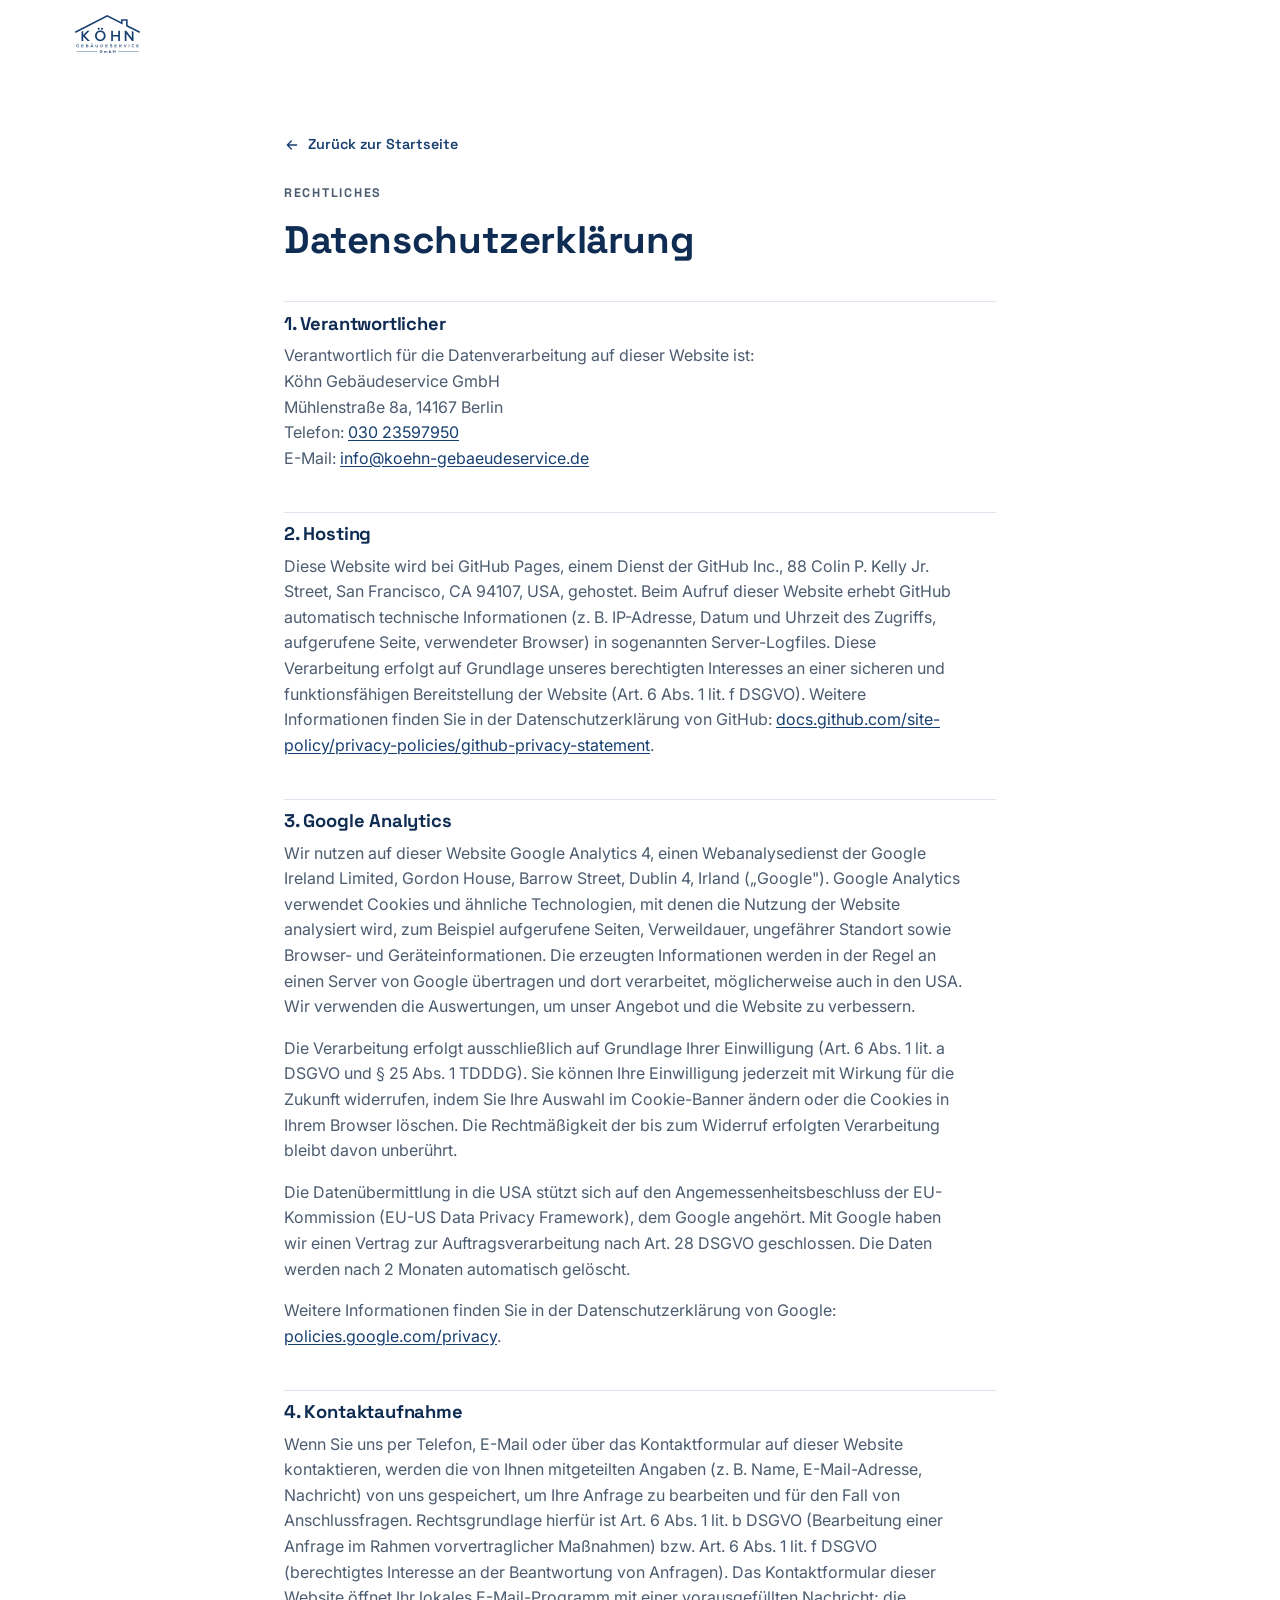
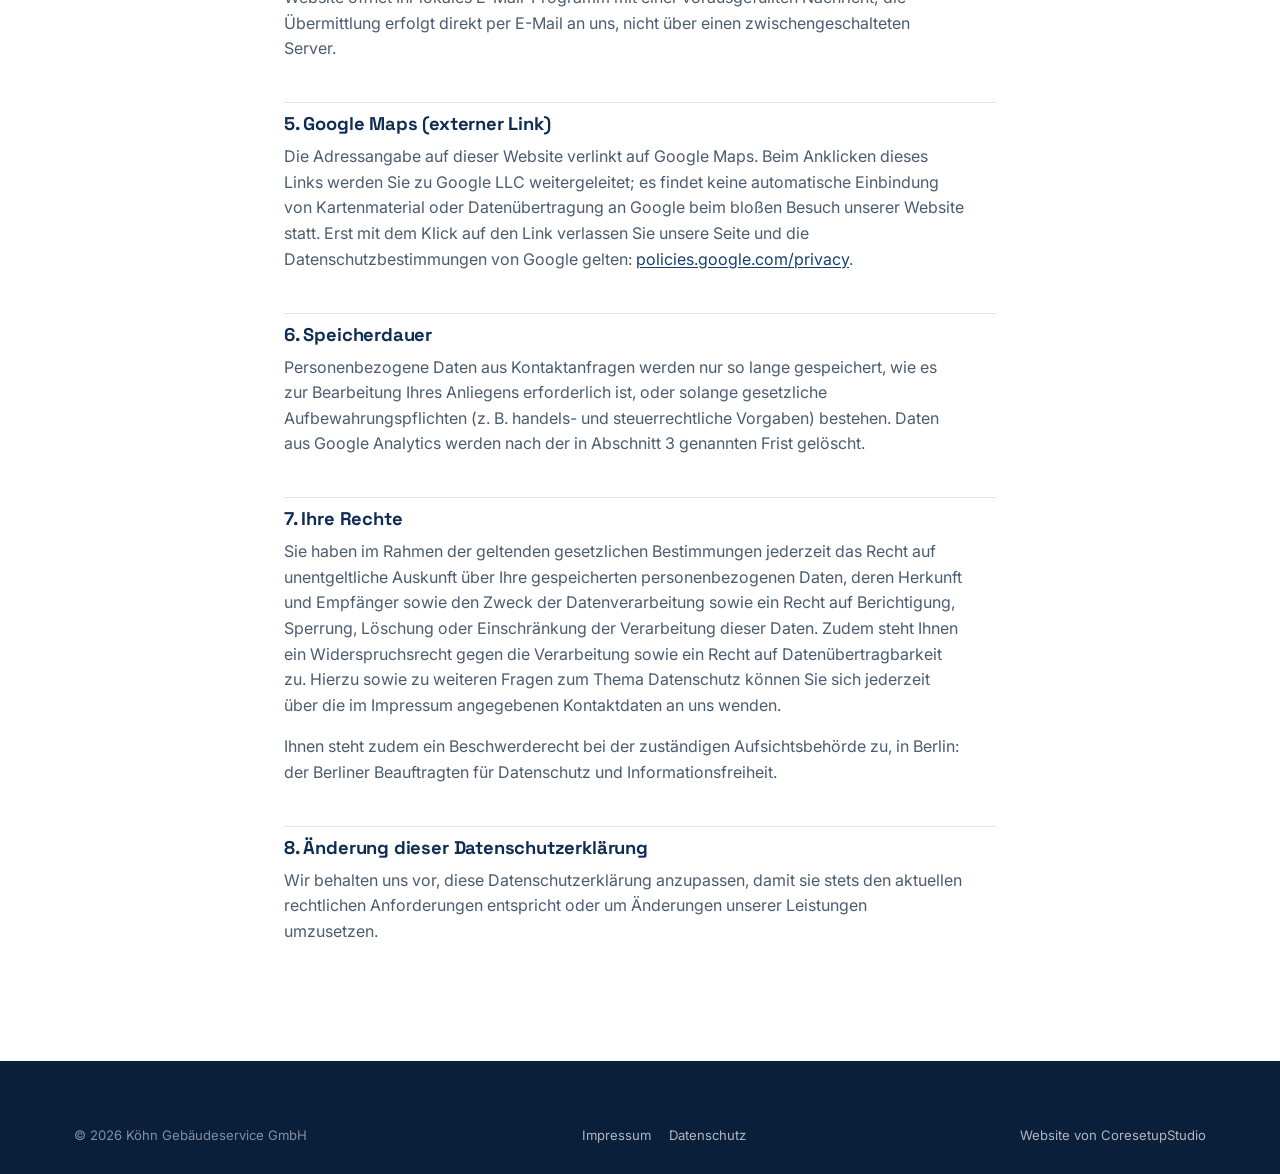
<file: datenschutz.html>
<!DOCTYPE html>
<html lang="de">
<head>
<!-- Google tag (gtag.js) -->
<script async src="https://www.googletagmanager.com/gtag/js?id=G-GXRY09WQW8"></script>
<script>
  window.dataLayer = window.dataLayer || [];
  function gtag(){dataLayer.push(arguments);}
  gtag('js', new Date());

  gtag('config', 'G-GXRY09WQW8');
</script>
<meta charset="UTF-8">
<meta name="viewport" content="width=device-width, initial-scale=1.0">
<meta property="og:image" content="https://www.koehn-gebaeudeservice.de/assets/og-image.jpg">
<title>Datenschutzerklärung — Köhn Gebäudeservice GmbH</title>
<meta name="robots" content="noindex, follow">
<link rel="icon" type="image/png" href="assets/favicon-32.png">
<link rel="stylesheet" href="styles.css">
</head>
<body>

<header class="site-header">
  <div class="site-header__inner">
    <a href="index.html" class="brand">
      <img src="assets/logo.svg" alt="Köhn Gebäudeservice GmbH" width="220" height="130" style="height:40px;width:auto;">
    </a>
  </div>
</header>

<main>
  <div class="legal">
    <a href="index.html" class="back-link">
      <svg width="16" height="16" viewBox="0 0 24 24" fill="none" stroke="currentColor" stroke-width="2" stroke-linecap="round" stroke-linejoin="round"><path d="M5 12h14M13 6l6 6-6 6"></path></svg>
      Zurück zur Startseite
    </a>

    <p class="eyebrow">Rechtliches</p>
    <h1>Datenschutzerklärung</h1>

    <h2>1. Verantwortlicher</h2>
    <p>
      Verantwortlich für die Datenverarbeitung auf dieser Website ist:<br>
      Köhn Gebäudeservice GmbH<br>
      Mühlenstraße 8a, 14167 Berlin<br>
      Telefon: <a href="tel:+493023597950">030 23597950</a><br>
      E-Mail: <a href="mailto:info@koehn-gebaeudeservice.de">info@koehn-gebaeudeservice.de</a>
    </p>

    <h2>2. Hosting</h2>
    <p>Diese Website wird bei GitHub Pages, einem Dienst der GitHub Inc., 88 Colin P. Kelly Jr. Street, San Francisco, CA 94107, USA, gehostet. Beim Aufruf dieser Website erhebt GitHub automatisch technische Informationen (z. B. IP-Adresse, Datum und Uhrzeit des Zugriffs, aufgerufene Seite, verwendeter Browser) in sogenannten Server-Logfiles. Diese Verarbeitung erfolgt auf Grundlage unseres berechtigten Interesses an einer sicheren und funktionsfähigen Bereitstellung der Website (Art. 6 Abs. 1 lit. f DSGVO). Weitere Informationen finden Sie in der Datenschutzerklärung von GitHub: <a href="https://docs.github.com/site-policy/privacy-policies/github-privacy-statement" target="_blank" rel="noopener">docs.github.com/site-policy/privacy-policies/github-privacy-statement</a>.</p>

    <h2>3. Google Analytics</h2>
    <p>Wir nutzen auf dieser Website Google Analytics 4, einen Webanalysedienst der Google Ireland Limited, Gordon House, Barrow Street, Dublin 4, Irland („Google"). Google Analytics verwendet Cookies und ähnliche Technologien, mit denen die Nutzung der Website analysiert wird, zum Beispiel aufgerufene Seiten, Verweildauer, ungefährer Standort sowie Browser- und Geräteinformationen. Die erzeugten Informationen werden in der Regel an einen Server von Google übertragen und dort verarbeitet, möglicherweise auch in den USA. Wir verwenden die Auswertungen, um unser Angebot und die Website zu verbessern.</p>
    <p>Die Verarbeitung erfolgt ausschließlich auf Grundlage Ihrer Einwilligung (Art. 6 Abs. 1 lit. a DSGVO und § 25 Abs. 1 TDDDG). Sie können Ihre Einwilligung jederzeit mit Wirkung für die Zukunft widerrufen, indem Sie Ihre Auswahl im Cookie-Banner ändern oder die Cookies in Ihrem Browser löschen. Die Rechtmäßigkeit der bis zum Widerruf erfolgten Verarbeitung bleibt davon unberührt.</p>
    <p>Die Datenübermittlung in die USA stützt sich auf den Angemessenheitsbeschluss der EU-Kommission (EU-US Data Privacy Framework), dem Google angehört. Mit Google haben wir einen Vertrag zur Auftragsverarbeitung nach Art. 28 DSGVO geschlossen. Die Daten werden nach 2 Monaten automatisch gelöscht.</p>
    <p>Weitere Informationen finden Sie in der Datenschutzerklärung von Google: <a href="https://policies.google.com/privacy" target="_blank" rel="noopener">policies.google.com/privacy</a>.</p>

    <h2>4. Kontaktaufnahme</h2>
    <p>Wenn Sie uns per Telefon, E-Mail oder über das Kontaktformular auf dieser Website kontaktieren, werden die von Ihnen mitgeteilten Angaben (z. B. Name, E-Mail-Adresse, Nachricht) von uns gespeichert, um Ihre Anfrage zu bearbeiten und für den Fall von Anschlussfragen. Rechtsgrundlage hierfür ist Art. 6 Abs. 1 lit. b DSGVO (Bearbeitung einer Anfrage im Rahmen vorvertraglicher Maßnahmen) bzw. Art. 6 Abs. 1 lit. f DSGVO (berechtigtes Interesse an der Beantwortung von Anfragen). Das Kontaktformular dieser Website öffnet Ihr lokales E-Mail-Programm mit einer vorausgefüllten Nachricht; die Übermittlung erfolgt direkt per E-Mail an uns, nicht über einen zwischengeschalteten Server.</p>

    <h2>5. Google Maps (externer Link)</h2>
    <p>Die Adressangabe auf dieser Website verlinkt auf Google Maps. Beim Anklicken dieses Links werden Sie zu Google LLC weitergeleitet; es findet keine automatische Einbindung von Kartenmaterial oder Datenübertragung an Google beim bloßen Besuch unserer Website statt. Erst mit dem Klick auf den Link verlassen Sie unsere Seite und die Datenschutzbestimmungen von Google gelten: <a href="https://policies.google.com/privacy" target="_blank" rel="noopener">policies.google.com/privacy</a>.</p>

    <h2>6. Speicherdauer</h2>
    <p>Personenbezogene Daten aus Kontaktanfragen werden nur so lange gespeichert, wie es zur Bearbeitung Ihres Anliegens erforderlich ist, oder solange gesetzliche Aufbewahrungspflichten (z. B. handels- und steuerrechtliche Vorgaben) bestehen. Daten aus Google Analytics werden nach der in Abschnitt 3 genannten Frist gelöscht.</p>

    <h2>7. Ihre Rechte</h2>
    <p>Sie haben im Rahmen der geltenden gesetzlichen Bestimmungen jederzeit das Recht auf unentgeltliche Auskunft über Ihre gespeicherten personenbezogenen Daten, deren Herkunft und Empfänger sowie den Zweck der Datenverarbeitung sowie ein Recht auf Berichtigung, Sperrung, Löschung oder Einschränkung der Verarbeitung dieser Daten. Zudem steht Ihnen ein Widerspruchsrecht gegen die Verarbeitung sowie ein Recht auf Datenübertragbarkeit zu. Hierzu sowie zu weiteren Fragen zum Thema Datenschutz können Sie sich jederzeit über die im Impressum angegebenen Kontaktdaten an uns wenden.</p>
    <p>Ihnen steht zudem ein Beschwerderecht bei der zuständigen Aufsichtsbehörde zu, in Berlin: der Berliner Beauftragten für Datenschutz und Informationsfreiheit.</p>

    <h2>8. Änderung dieser Datenschutzerklärung</h2>
    <p>Wir behalten uns vor, diese Datenschutzerklärung anzupassen, damit sie stets den aktuellen rechtlichen Anforderungen entspricht oder um Änderungen unserer Leistungen umzusetzen.</p>

  </div>
</main>

<footer class="site-footer">
  <div class="container">
    <div class="footer-bottom" style="border-top:none; padding-top:0;">
      <span>© <span id="year">2026</span> Köhn Gebäudeservice GmbH</span>
      <span style="display:flex; gap:18px;">
        <a href="impressum.html">Impressum</a>
        <a href="datenschutz.html">Datenschutz</a>
      </span>
      <a href="https://coresetup.studio" target="_blank" rel="noopener">Website von CoresetupStudio</a>
    </div>
  </div>
</footer>

<script>document.getElementById('year').textContent = new Date().getFullYear();</script>
</body>
</html>
</file>
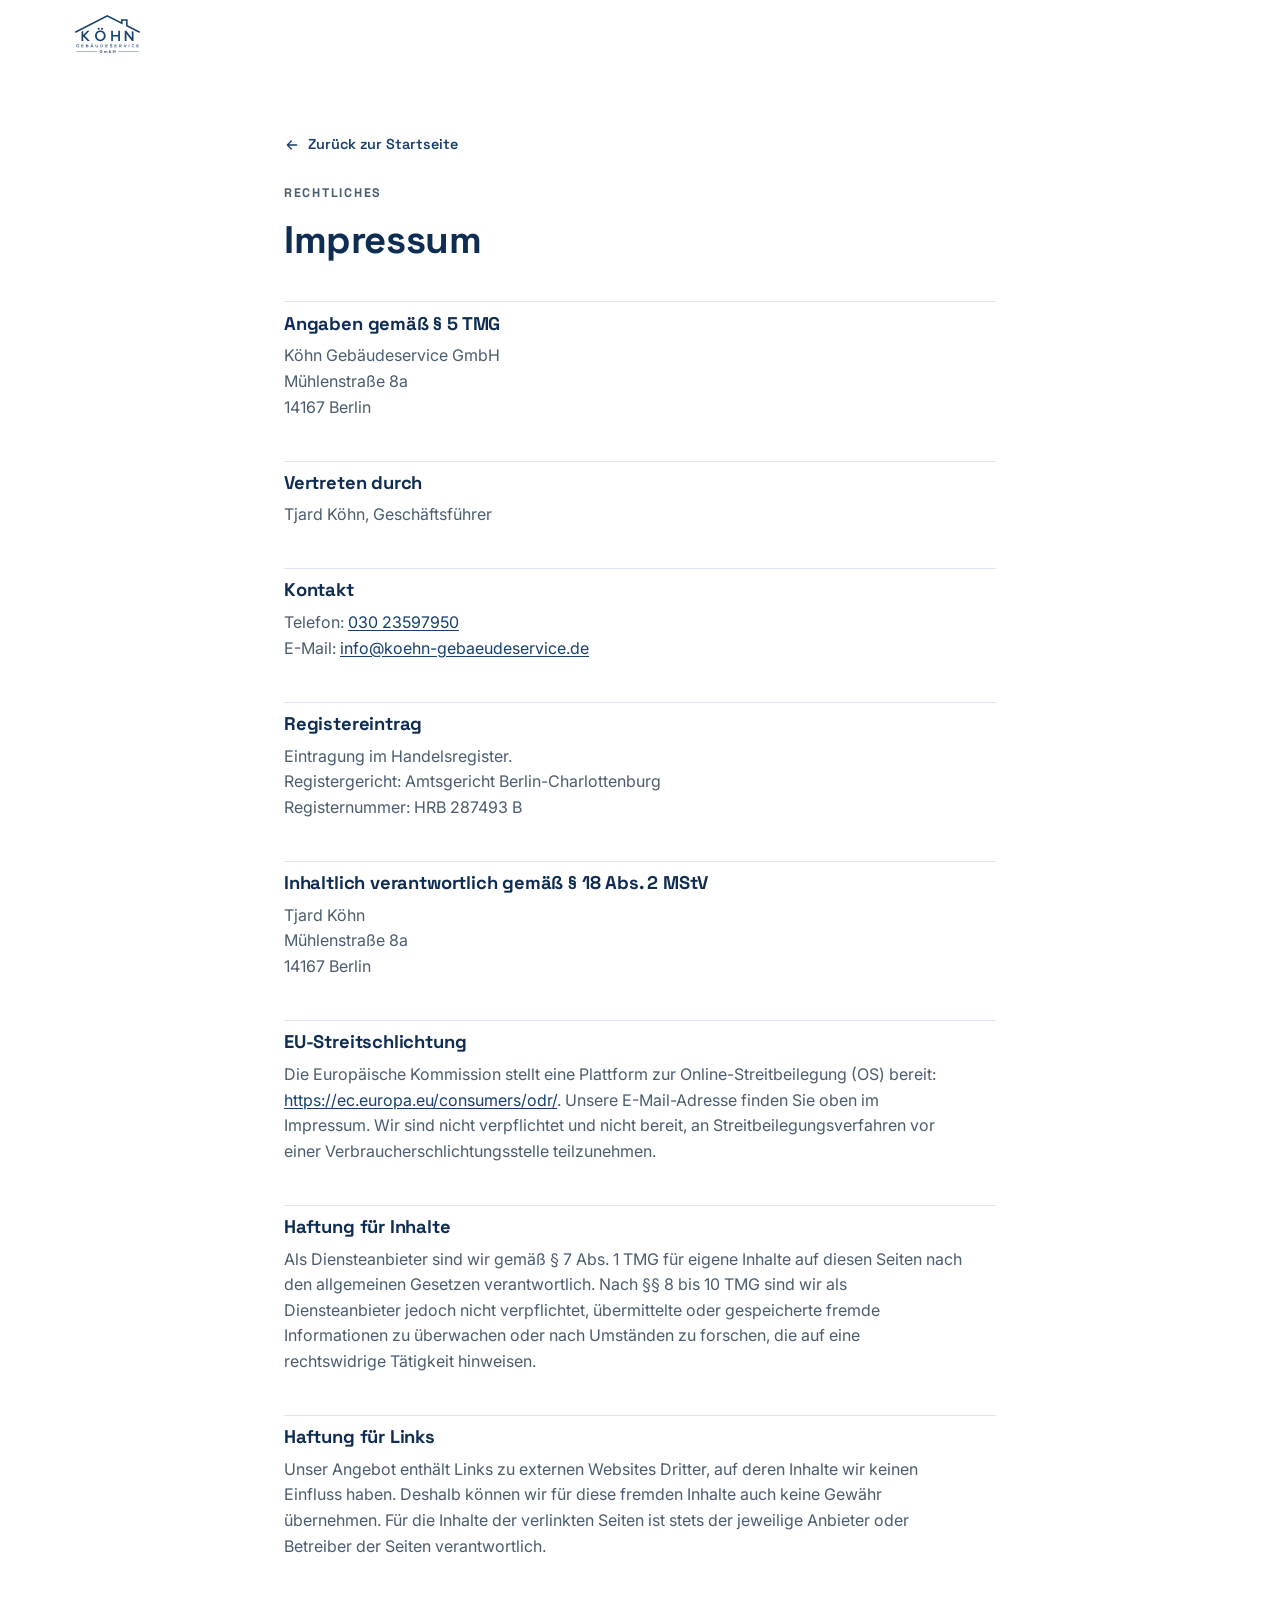
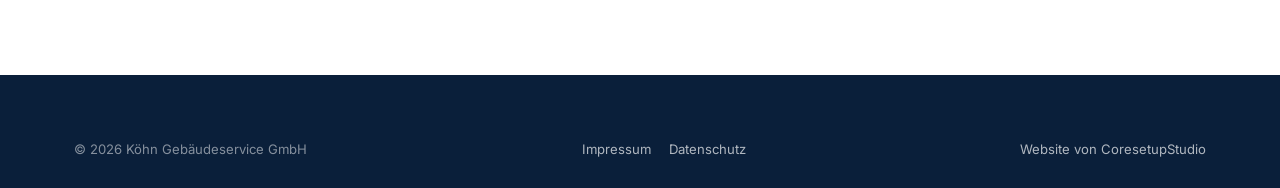
<file: impressum.html>
<!DOCTYPE html>
<html lang="de">
<head>
<meta charset="UTF-8">
<meta name="viewport" content="width=device-width, initial-scale=1.0">
<title>Impressum — Köhn Gebäudeservice GmbH</title>
<meta property="og:image" content="https://www.koehn-gebaeudeservice.de/assets/og-image.jpg">
<meta name="robots" content="noindex, follow">
<link rel="icon" type="image/png" href="assets/favicon-32.png">
<link rel="stylesheet" href="styles.css">
</head>
<body>

<header class="site-header">
  <div class="site-header__inner">
    <a href="index.html" class="brand">
      <img src="assets/logo.svg" alt="Köhn Gebäudeservice GmbH" width="220" height="130" style="height:40px;width:auto;">
    </a>
  </div>
</header>

<main>
  <div class="legal">
    <a href="index.html" class="back-link">
      <svg width="16" height="16" viewBox="0 0 24 24" fill="none" stroke="currentColor" stroke-width="2" stroke-linecap="round" stroke-linejoin="round"><path d="M5 12h14M13 6l6 6-6 6"></path></svg>
      Zurück zur Startseite
    </a>

    <p class="eyebrow">Rechtliches</p>
    <h1>Impressum</h1>

    <h2>Angaben gemäß § 5 TMG</h2>
    <p>
      Köhn Gebäudeservice GmbH<br>
      Mühlenstraße 8a<br>
      14167 Berlin
    </p>

    <h2>Vertreten durch</h2>
    <p>Tjard Köhn, Geschäftsführer</p>

    <h2>Kontakt</h2>
    <p>
      Telefon: <a href="tel:+493023597950">030 23597950</a><br>
      E-Mail: <a href="mailto:info@koehn-gebaeudeservice.de">info@koehn-gebaeudeservice.de</a>
    </p>

    <h2>Registereintrag</h2>
    <p>
      Eintragung im Handelsregister.<br>
      Registergericht: Amtsgericht Berlin-Charlottenburg<br>
      Registernummer: HRB 287493 B
    </p>

    <h2>Inhaltlich verantwortlich gemäß § 18 Abs. 2 MStV</h2>
    <p>
      Tjard Köhn<br>
      Mühlenstraße 8a<br>
      14167 Berlin
    </p>

    <h2>EU-Streitschlichtung</h2>
    <p>Die Europäische Kommission stellt eine Plattform zur Online-Streitbeilegung (OS) bereit: <a href="https://ec.europa.eu/consumers/odr/" target="_blank" rel="noopener">https://ec.europa.eu/consumers/odr/</a>. Unsere E-Mail-Adresse finden Sie oben im Impressum. Wir sind nicht verpflichtet und nicht bereit, an Streitbeilegungsverfahren vor einer Verbraucherschlichtungsstelle teilzunehmen.</p>

    <h2>Haftung für Inhalte</h2>
    <p>Als Diensteanbieter sind wir gemäß § 7 Abs. 1 TMG für eigene Inhalte auf diesen Seiten nach den allgemeinen Gesetzen verantwortlich. Nach §§ 8 bis 10 TMG sind wir als Diensteanbieter jedoch nicht verpflichtet, übermittelte oder gespeicherte fremde Informationen zu überwachen oder nach Umständen zu forschen, die auf eine rechtswidrige Tätigkeit hinweisen.</p>

    <h2>Haftung für Links</h2>
    <p>Unser Angebot enthält Links zu externen Websites Dritter, auf deren Inhalte wir keinen Einfluss haben. Deshalb können wir für diese fremden Inhalte auch keine Gewähr übernehmen. Für die Inhalte der verlinkten Seiten ist stets der jeweilige Anbieter oder Betreiber der Seiten verantwortlich.</p>

  </div>
</main>

<footer class="site-footer">
  <div class="container">
    <div class="footer-bottom" style="border-top:none; padding-top:0;">
      <span>© <span id="year">2026</span> Köhn Gebäudeservice GmbH</span>
      <span style="display:flex; gap:18px;">
        <a href="impressum.html">Impressum</a>
        <a href="datenschutz.html">Datenschutz</a>
      </span>
      <a href="https://coresetup.studio" target="_blank" rel="noopener">Website von CoresetupStudio</a>
    </div>
  </div>
</footer>

<script>document.getElementById('year').textContent = new Date().getFullYear();</script>
</body>
</html>
</file>
<file: styles.css>
/* ============================================================
   Köhn Gebäudeservice GmbH — styles.css (v2)
   ============================================================ */

@import url('https://fonts.googleapis.com/css2?family=Space+Grotesk:wght@500;600;700&family=Inter:wght@400;500;600;700&family=Alex+Brush&display=swap');

:root{
  --navy-950:#081627;
  --navy-900:#0a1f3a;
  --navy-800:#0f2c52;
  --navy-700:#173f70;
  --navy-600:#1f4d86;
  --navy-500:#3568a8;
  --sky-100:#eaf2fb;
  --sky-200:#dbe9f8;
  --line:#dde6f0;
  --line-strong:#c3d4e8;
  --ink:#1c2733;
  --ink-soft:#4c5c70;
  --paper:#ffffff;
  --off:#f6f9fc;
  --star:#f5b942;

  --font-display:'Space Grotesk', 'Segoe UI', sans-serif;
  --font-body:'Inter', 'Segoe UI', sans-serif;
  --font-script:'Alex Brush', cursive;

  --container:1180px;
  --radius-sm:10px;
  --radius-md:16px;
  --radius-lg:22px;

  --ease-out:cubic-bezier(0.22,1,0.36,1);
}

*, *::before, *::after{ box-sizing:border-box; }

html{ scroll-behavior:smooth; }
@media (prefers-reduced-motion: reduce){
  html{ scroll-behavior:auto; }
  *, *::before, *::after{
    animation-duration:0.001ms !important;
    animation-iteration-count:1 !important;
    transition-duration:0.001ms !important;
    scroll-behavior:auto !important;
  }
}

body{
  margin:0;
  font-family:var(--font-body);
  color:var(--ink);
  background:var(--paper);
  line-height:1.6;
  -webkit-font-smoothing:antialiased;
}

img{ max-width:100%; display:block; }

h1,h2,h3,h4{
  font-family:var(--font-display);
  color:var(--navy-800);
  line-height:1.12;
  margin:0 0 0.5em;
  font-weight:700;
  letter-spacing:-0.01em;
}
h1{ font-size:clamp(2.3rem, 4.2vw, 3.5rem); }
h2{ font-size:clamp(1.7rem, 2.8vw, 2.3rem); }
h3{ font-size:1.15rem; font-weight:600; }

p{ margin:0 0 1em; color:var(--ink-soft); max-width:62ch; }

a{ color:inherit; text-decoration:none; }
button{ font-family:inherit; }

.container{
  width:100%;
  max-width:var(--container);
  margin:0 auto;
  padding:0 24px;
}

.eyebrow{
  font-family:var(--font-display);
  font-size:0.78rem;
  font-weight:700;
  letter-spacing:0.14em;
  text-transform:uppercase;
  color:var(--navy-500);
  margin:0 0 10px;
}
.eyebrow--light{ color:#9fc0ea; }

.section{ padding:88px 0; }
@media (max-width:760px){ .section{ padding:56px 0; } }

.section-head{
  display:flex;
  align-items:flex-end;
  justify-content:space-between;
  gap:24px;
  margin-bottom:44px;
  border-top:1px solid var(--line);
  padding-top:22px;
}
.section-head h2{ margin:0; }
.section-head__tag{
  font-family:var(--font-display);
  font-size:0.78rem;
  font-weight:600;
  letter-spacing:0.12em;
  text-transform:uppercase;
  color:var(--navy-500);
  white-space:nowrap;
  padding-bottom:4px;
}
@media (max-width:640px){
  .section-head{ flex-direction:column; align-items:flex-start; gap:8px; }
}

/* Buttons */
.btn{
  display:inline-flex;
  align-items:center;
  gap:10px;
  font-family:var(--font-display);
  font-weight:600;
  font-size:0.98rem;
  padding:14px 24px;
  border-radius:100px;
  border:1px solid transparent;
  cursor:pointer;
  transition:transform 0.2s var(--ease-out), background-color 0.2s, border-color 0.2s;
  white-space:nowrap;
}
.btn:active{ transform:scale(0.97); }
.btn-primary{ background:var(--navy-700); color:#fff; }
.btn-primary:hover{ background:var(--navy-800); }
.btn-white{ background:#fff; color:var(--navy-800); }
.btn-white:hover{ background:var(--sky-100); }
.btn-outline{ background:transparent; border-color:var(--line-strong); color:var(--navy-800); }
.btn-outline:hover{ border-color:var(--navy-600); background:var(--sky-100); }
.btn svg{ width:18px; height:18px; flex:none; transition:transform 0.2s var(--ease-out); }
.btn:hover svg{ transform:translateX(3px); }

/* ============ Header ============ */
.site-header{
  position:sticky;
  top:0;
  z-index:50;
  background:rgba(255,255,255,0.78);
  backdrop-filter:blur(14px);
  border-bottom:1px solid rgba(255,255,255,0.5);
}
.site-header__inner{
  display:flex;
  align-items:center;
  justify-content:space-between;
  gap:16px;
  padding:14px 24px;
  max-width:var(--container);
  margin:0 auto;
}
.brand{ display:flex; align-items:center; gap:10px; flex:none; }
.brand img{ height:40px; width:auto; }

.nav{ display:flex; align-items:center; gap:30px; }
.nav a{
  position:relative;
  font-size:0.94rem;
  font-weight:500;
  color:var(--navy-800);
  transition:color 0.2s;
  padding-bottom:4px;
}
.nav a:hover{ color:var(--navy-600); }
.nav a.is-current::after{
  content:"";
  position:absolute;
  left:0; right:0; bottom:-3px;
  height:2px;
  background:var(--navy-700);
  border-radius:2px;
}

.header-actions{ display:flex; align-items:center; gap:14px; }
.header-phone{
  display:flex;
  align-items:center;
  gap:8px;
  font-family:var(--font-display);
  font-weight:600;
  font-size:0.9rem;
  color:var(--navy-800);
  background:rgba(255,255,255,0.7);
  border:1px solid var(--line);
  padding:9px 16px;
  border-radius:100px;
}
.header-phone svg{ width:16px; height:16px; color:var(--navy-600); }

.nav-toggle{ display:none; background:none; border:none; cursor:pointer; padding:6px; }
.nav-toggle svg{ width:26px; height:26px; color:var(--navy-800); }

@media (max-width:920px){
  .nav{
    position:absolute; top:100%; left:0; right:0;
    flex-direction:column; align-items:flex-start; gap:2px;
    background:#fff; border-bottom:1px solid var(--line);
    padding:8px 24px 18px; display:none;
  }
  .nav.is-open{ display:flex; }
  .nav a{ width:100%; padding:12px 0; border-bottom:1px solid var(--line); }
  .nav a.is-current::after{ display:none; }
  .header-phone span{ display:none; }
  .header-phone{ padding:9px 11px; }
  .nav-toggle{ display:inline-flex; }
  .header-actions .btn-primary{ display:none; }
}

/* ============ Hero ============ */
.hero{
  position:relative;
  background:var(--navy-900);
  overflow:hidden;
  min-height:640px;
  display:flex;
  align-items:stretch;
}
.hero__photo{
  position:absolute;
  inset:0;
  z-index:0;
}
.hero__photo img{
  width:100%;
  height:100%;
  object-fit:cover;
  object-position:75% 50%;
}
.hero__photo::after{
  content:"";
  position:absolute;
  inset:0;
  background:linear-gradient(100deg, rgba(8,22,39,0.97) 0%, rgba(8,22,39,0.94) 30%, rgba(8,22,39,0.35) 52%, rgba(8,22,39,0.05) 62%, transparent 78%);
}
.hero__inner{
  position:relative;
  z-index:1;
  width:100%;
  max-width:var(--container);
  margin:0 auto;
  padding:80px 24px 96px;
  display:flex;
  align-items:center;
}
.hero__content{ max-width:560px; }
.hero__content .eyebrow{ color:#a9c4e8; }
.hero__content h1{ color:#fff; }
.hero__content p.lead{ color:#cbdaee; font-size:1.05rem; }
.hero__actions{ display:flex; align-items:center; gap:16px; flex-wrap:wrap; margin-top:30px; }

.hero__script{
  position:absolute;
  z-index:1;
  right:6%;
  top:14%;
  font-family:var(--font-script);
  font-size:clamp(2.2rem, 4.4vw, 3.6rem);
  color:#fff;
  line-height:1.05;
  text-align:right;
  display:block;
}
.hero__script-scrim{
  position:absolute;
  right:-25%;
  left:-30%;
  top:-30%;
  bottom:-35%;
  z-index:-1;
  background:radial-gradient(ellipse 55% 55% at 70% 40%, rgba(6,16,30,0.2) 0%, rgba(6,16,30,0.1) 35%, rgba(6,16,30,0.03) 60%, rgba(6,16,30,0) 80%);
  filter:blur(10px);
}
.hero__script-text{
  position:relative;
  display:inline-block;
  transform:rotate(-7deg);
  text-shadow:
    0 1px 0 rgba(0,0,0,0.45),
    0 2px 8px rgba(0,0,0,0.6),
    0 10px 30px rgba(0,0,0,0.5);
}
.hero__script svg{
  display:block;
  width:70%;
  margin:2px 0 0 auto;
  overflow:visible;
}
.hero__script svg path{
  fill:none;
  stroke:#fff;
  stroke-width:2.4;
  stroke-linecap:round;
  filter:drop-shadow(0 2px 4px rgba(0,0,0,0.5));
}

@media (max-width:1180px){
  .hero{ min-height:0; }
  .hero__photo img{ object-position:65% 50%; }
  .hero__photo::after{ background:linear-gradient(180deg, rgba(8,22,39,0.55) 0%, rgba(8,22,39,0.93) 46%, rgba(8,22,39,0.98) 100%); }
  .hero__inner{ padding:52px 20px 60px; }
  .hero__script{ display:none; }
}

/* ============ Trust strip ============ */
.trust{
  position:relative;
  background:var(--navy-900);
  overflow:hidden;
  padding:64px 0;
}
.trust::before{
  content:"";
  position:absolute;
  inset:0;
  background:
    linear-gradient(115deg, transparent 46%, rgba(255,255,255,0.05) 47%, rgba(255,255,255,0.05) 48%, transparent 49%),
    linear-gradient(115deg, transparent 62%, rgba(255,255,255,0.04) 63%, rgba(255,255,255,0.04) 63.6%, transparent 64.4%);
  pointer-events:none;
}
.trust .container{ position:relative; }
.trust-head{
  display:flex;
  align-items:center;
  gap:18px;
  margin-bottom:40px;
}
.trust-head span{
  font-family:var(--font-display);
  font-size:0.78rem;
  font-weight:600;
  letter-spacing:0.14em;
  text-transform:uppercase;
  color:#fff;
  white-space:nowrap;
}
.trust-head i{ height:1px; flex:1; background:rgba(255,255,255,0.25); }

.trust-grid{ display:grid; grid-template-columns:repeat(4, 1fr); gap:0; }
.trust-item{ padding:0 26px; border-left:1px solid rgba(255,255,255,0.16); }
.trust-item:first-child{ border-left:none; padding-left:0; }
.trust-item h3{ color:#fff; font-size:1.28rem; margin-bottom:10px; }
.trust-item p{ color:#b7cbe6; font-size:0.92rem; margin:0; }

@media (max-width:900px){
  .trust-grid{ grid-template-columns:repeat(2, 1fr); row-gap:30px; }
  .trust-item:nth-child(odd){ padding-left:0; }
  .trust-item:nth-child(1), .trust-item:nth-child(2){ border-top:none; }
  .trust-item:nth-child(n+3){ border-left:none; }
  .trust-item:nth-child(even){ border-left:1px solid rgba(255,255,255,0.16); }
}
@media (max-width:560px){
  .trust-grid{ grid-template-columns:1fr; }
  .trust-item{ padding-left:0; border-left:none !important; }
  .trust-item:not(:first-child){ border-top:1px solid rgba(255,255,255,0.16); padding-top:24px; }
}

/* ============ Leistungen ============ */
.services{ display:grid; grid-template-columns:repeat(3, 1fr); gap:36px 0; }
.service{ padding:0 20px; border-left:1px solid var(--line); text-align:left; }
.service:nth-child(3n+1){ border-left:none; padding-left:0; }
.service:nth-child(n+4){ border-top:1px solid var(--line); padding-top:28px; }
.service__icon{
  width:56px; height:56px; border-radius:50%;
  background:var(--navy-700);
  display:flex; align-items:center; justify-content:center;
  margin-bottom:18px;
}
.service__icon svg{ width:26px; height:26px; color:#fff; }
.service h3{ margin-bottom:8px; }
.service p{ font-size:0.92rem; margin-bottom:16px; }
.service__figure{ border-radius:var(--radius-sm); overflow:hidden; aspect-ratio:4/3; }
.service__figure img{ width:100%; height:100%; object-fit:cover; }

@media (max-width:980px){
  .services{ grid-template-columns:repeat(2, 1fr); gap:36px 0; }
  .service{ border-left:none; padding:0 16px; border-top:1px solid var(--line); padding-top:28px; }
  .service:nth-child(odd){ padding-left:0; }
  .service:nth-child(1), .service:nth-child(2){ border-top:none; padding-top:0; }
}
@media (max-width:560px){
  .services{ grid-template-columns:1fr; }
  .service{ border-top:1px solid var(--line); padding-top:28px; padding-left:0; padding-right:0; }
  .service:first-child{ border-top:none; padding-top:0; }
}

/* ============ Was uns auszeichnet ============ */
.why{ background:var(--sky-100); }
.why .section-head{ border-top-color:var(--line-strong); }
.why-grid{ display:grid; grid-template-columns:repeat(4, 1fr); }
.why-item{ padding:0 20px; border-left:1px solid var(--line-strong); }
.why-item:first-child{ border-left:none; padding-left:0; }
.why-item__icon{
  width:48px; height:48px; border-radius:50%;
  background:var(--navy-700);
  display:flex; align-items:center; justify-content:center;
  margin-bottom:16px;
}
.why-item__icon svg{ width:22px; height:22px; color:#fff; }
.why-item h3{ font-size:1.02rem; margin-bottom:6px; }
.why-item p{ font-size:0.9rem; margin:0; }

@media (max-width:900px){
  .why-grid{ grid-template-columns:repeat(2, 1fr); gap:28px 0; }
  .why-item{ border-left:none; padding:0 16px; }
  .why-item:nth-child(odd){ padding-left:0; }
  .why-item:nth-child(n+3){ border-top:1px solid var(--line-strong); padding-top:24px; }
}
@media (max-width:560px){
  .why-grid{ grid-template-columns:1fr; }
  .why-item{ padding:0; }
  .why-item:nth-child(n+2){ border-top:1px solid var(--line-strong); padding-top:24px; margin-top:4px; }
}

/* ============ Ablauf ============ */
.process{ display:grid; grid-template-columns:repeat(4, 1fr); gap:28px; }
.process-step{ position:relative; padding-top:8px; }
.process-step__num{
  font-family:var(--font-display);
  font-size:0.85rem; font-weight:700; color:var(--navy-500);
  border:1px solid var(--line-strong); border-radius:50%;
  width:34px; height:34px;
  display:flex; align-items:center; justify-content:center;
  margin-bottom:16px;
}
.process-step h3{ margin-bottom:6px; font-size:1.02rem; }
.process-step p{ font-size:0.9rem; margin:0; }

@media (max-width:900px){ .process{ grid-template-columns:repeat(2, 1fr); } }
@media (max-width:560px){ .process{ grid-template-columns:1fr; } }

/* ============ CTA band (Sprechen wir über Ihr Objekt) ============ */
.cta-band{
  position:relative;
  background:var(--navy-900) url('assets/hero-fenster.jpg') right center/cover no-repeat;
  color:#fff;
}
.cta-band::before{
  content:"";
  position:absolute; inset:0;
  background:linear-gradient(100deg, rgba(8,22,39,0.97) 30%, rgba(8,22,39,0.9) 46%, rgba(8,22,39,0.45) 62%, rgba(8,22,39,0.1) 78%, transparent 92%);
}
.cta-band__inner{
  position:relative; z-index:1;
  display:flex; align-items:center; justify-content:space-between; gap:40px;
  padding:56px 0;
  flex-wrap:wrap;
}
.cta-band h2{ color:#fff; margin-bottom:6px; }
.cta-band p{ color:#cbdaee; margin-bottom:24px; }
.cta-band__badges{
  display:flex; align-items:center; gap:18px;
  padding:14px 22px;
  background:#ffffff;
  box-shadow:0 12px 30px -12px rgba(0,0,0,0.35);
  border-radius:var(--radius-sm);
  flex:none;
}
.badge{ display:flex; flex-direction:column; align-items:center; gap:6px; }
.badge svg{ color:var(--navy-700); }
.badge__label{
  font-family:var(--font-display);
  font-weight:700;
  font-size:0.72rem;
  letter-spacing:0.02em;
  color:var(--navy-800);
  text-align:center;
  line-height:1.2;
}
.badge__sub{ font-size:0.6rem; color:var(--ink-soft); letter-spacing:0.08em; text-transform:uppercase; }
.badge-divider{ width:1px; height:44px; background:var(--line-strong); }

/* Ökologisch-zertifiziert Siegel */
.badge--eco .badge__seal{ display:block; }

/* VHV Versicherungspartner Wortmarke */
.badge__vhv{
  display:flex;
  flex-direction:column;
  align-items:center;
  gap:3px;
  height:40px;
  justify-content:center;
}
.badge__vhv-mark{
  font-family:var(--font-display);
  font-weight:700;
  font-size:1.3rem;
  letter-spacing:0.02em;
  color:var(--navy-900);
  line-height:1;
}
.badge__vhv-bar{
  display:block;
  width:34px;
  height:4px;
  border-radius:2px;
  background:linear-gradient(90deg, #e8720c, #f2a33d);
}

@media (max-width:760px){
  .cta-band__inner{ padding:44px 0; }
  .cta-band__badges{ width:100%; justify-content:center; }
}

/* ============ Kundenfeedback ============ */
.feedback{ background:var(--off); }
.feedback .section-head{ border-top-color:var(--line); }

.testimonial-carousel{
  position:relative;
  max-width:760px;
  margin:0 auto;
}
.testimonial-track{
  position:relative;
  min-height:290px;
  background:#fff;
  border:1px solid var(--line);
  border-radius:var(--radius-md);
  box-shadow:0 20px 45px -25px rgba(15,44,82,0.25);
  padding:44px 48px;
}
.testimonial-slide{
  display:none;
  animation:slideIn 0.6s var(--ease-out);
}
.testimonial-slide.is-active{ display:block; }
@keyframes slideIn{
  from{ opacity:0; transform:translateY(10px); }
  to{ opacity:1; transform:translateY(0); }
}
.stars{ display:flex; gap:4px; margin-bottom:18px; }
.stars svg{
  width:20px; height:20px; color:var(--star); fill:var(--star);
  opacity:0; transform:scale(0.4);
  animation:starPop 0.4s var(--ease-out) forwards;
}
.testimonial-slide.is-active .stars svg:nth-child(1){ animation-delay:0.05s; }
.testimonial-slide.is-active .stars svg:nth-child(2){ animation-delay:0.12s; }
.testimonial-slide.is-active .stars svg:nth-child(3){ animation-delay:0.19s; }
.testimonial-slide.is-active .stars svg:nth-child(4){ animation-delay:0.26s; }
.testimonial-slide.is-active .stars svg:nth-child(5){ animation-delay:0.33s; }
@keyframes starPop{
  60%{ opacity:1; transform:scale(1.15); }
  100%{ opacity:1; transform:scale(1); }
}
.testimonial-slide blockquote{
  margin:0 0 22px;
  font-family:var(--font-display);
  font-size:1.32rem;
  font-weight:500;
  line-height:1.45;
  color:var(--navy-800);
}
.testimonial-slide__meta{ display:flex; align-items:center; gap:12px; }
.testimonial-slide__avatar{
  width:42px; height:42px; border-radius:50%;
  background:var(--navy-700);
  color:#fff;
  display:flex; align-items:center; justify-content:center;
  font-family:var(--font-display); font-weight:700; font-size:0.95rem;
  flex:none;
}
.testimonial-slide__meta strong{ display:block; color:var(--navy-800); font-size:0.95rem; }
.testimonial-slide__meta span{ display:block; font-size:0.85rem; color:var(--ink-soft); }

.carousel-controls{
  display:flex; align-items:center; justify-content:center; gap:20px;
  margin-top:26px;
}
.carousel-dots{ display:flex; gap:8px; }
.carousel-dots button{
  width:9px; height:9px; border-radius:50%;
  background:var(--line-strong); border:none; padding:0; cursor:pointer;
  transition:background-color 0.25s, transform 0.25s;
}
.carousel-dots button.is-active{ background:var(--navy-700); transform:scale(1.2); }
.carousel-arrow{
  width:38px; height:38px; border-radius:50%;
  border:1px solid var(--line-strong); background:#fff;
  display:flex; align-items:center; justify-content:center;
  cursor:pointer; color:var(--navy-700);
  transition:background-color 0.2s, border-color 0.2s;
  flex:none;
}
.carousel-arrow:hover{ background:var(--sky-100); border-color:var(--navy-500); }
.carousel-arrow svg{ width:17px; height:17px; }

@media (max-width:640px){
  .testimonial-track{ padding:32px 24px; }
  .testimonial-slide blockquote{ font-size:1.1rem; }
}

/* ============ Kontakt ============ */
.contact{ background:var(--off); }
.contact-grid{ display:grid; grid-template-columns:1fr 1fr; gap:56px; align-items:start; }
.contact-card{ background:#fff; border:1px solid var(--line); border-radius:var(--radius-md); padding:32px; }
.contact-list{ list-style:none; margin:0 0 24px; padding:0; display:flex; flex-direction:column; gap:16px; }
.contact-list li{ display:flex; align-items:flex-start; gap:14px; }
.contact-list svg{ width:20px; height:20px; color:var(--navy-600); flex:none; margin-top:2px; }
.contact-list a, .contact-list span{ font-weight:500; color:var(--navy-800); }
.contact-list small{ display:block; font-weight:400; color:var(--ink-soft); font-size:0.85rem; margin-top:2px; }
.contact-hours{ border-top:1px solid var(--line); padding-top:20px; margin-top:4px; }
.contact-hours h3{ font-size:0.95rem; margin-bottom:10px; }
.contact-hours dl{ display:grid; grid-template-columns:1fr auto; gap:6px 12px; margin:0; font-size:0.9rem; }
.contact-hours dt{ color:var(--ink-soft); }
.contact-hours dd{ margin:0; font-weight:600; color:var(--navy-800); }

.contact-form{ background:#fff; border:1px solid var(--line); border-radius:var(--radius-md); padding:32px; }
.form-row{ margin-bottom:18px; display:flex; flex-direction:column; gap:6px; }
.form-row label{ font-size:0.85rem; font-weight:600; color:var(--navy-800); }
.form-row input, .form-row textarea, .form-row select{
  font-family:inherit; font-size:0.95rem; padding:12px 14px;
  border:1px solid var(--line-strong); border-radius:8px; background:#fff; color:var(--ink);
}
.form-row input:focus, .form-row textarea:focus, .form-row select:focus{
  outline:2px solid var(--navy-500); outline-offset:1px;
}
.form-row textarea{ resize:vertical; min-height:110px; }
.form-note{ font-size:0.82rem; color:var(--ink-soft); margin-top:14px; }

@media (max-width:900px){ .contact-grid{ grid-template-columns:1fr; gap:28px; } }

/* ============ Footer ============ */
.site-footer{
  position:relative;
  background:var(--navy-900);
  color:rgba(255,255,255,0.75);
  padding:64px 0 28px;
  overflow:hidden;
}
.site-footer__skyline{
  position:absolute;
  right:0; bottom:0;
  width:min(48vw, 620px);
  height:auto;
  opacity:0.9;
  pointer-events:none;
}
.footer-grid{
  position:relative; z-index:1;
  display:grid; grid-template-columns:1.4fr 1fr 1fr; gap:40px;
  padding-bottom:36px; border-bottom:1px solid rgba(255,255,255,0.14);
}
.footer-brand img{ height:40px; margin-bottom:14px; }
.footer-brand p{ color:rgba(255,255,255,0.6); font-size:0.9rem; max-width:34ch; }
.footer-col h4{
  font-family:var(--font-display); font-size:0.82rem; letter-spacing:0.08em;
  text-transform:uppercase; color:rgba(255,255,255,0.5); margin:0 0 14px;
}
.footer-col ul{ list-style:none; margin:0; padding:0; display:flex; flex-direction:column; gap:10px; }
.footer-col a{ font-size:0.92rem; color:rgba(255,255,255,0.82); transition:color 0.2s; }
.footer-col a:hover{ color:#fff; }
.footer-bottom{
  position:relative; z-index:1;
  display:flex; align-items:center; justify-content:space-between; gap:16px;
  padding-top:26px; font-size:0.82rem; color:rgba(255,255,255,0.5); flex-wrap:wrap;
}
.footer-bottom a{ color:rgba(255,255,255,0.68); }
.footer-bottom a:hover{ color:#fff; }

@media (max-width:760px){
  .footer-grid{ grid-template-columns:1fr; gap:28px; }
  .site-footer__skyline{ width:80vw; opacity:0.5; }
}

/* ============ Legal pages (Impressum / Datenschutz) ============ */
.legal{ max-width:760px; margin:0 auto; padding:64px 24px 100px; }
.legal h1{ font-size:clamp(1.9rem, 3.4vw, 2.4rem); margin-bottom:0.3em; }
.legal .eyebrow{ margin-bottom:14px; }
.legal h2{ font-size:1.15rem; margin-top:2.2em; padding-top:0.6em; border-top:1px solid var(--line); }
.legal p, .legal li{ color:var(--ink-soft); max-width:68ch; }
.legal ul{ padding-left:1.2em; }
.legal a{ color:var(--navy-700); text-decoration:underline; text-underline-offset:2px; }
.legal .back-link{
  display:inline-flex; align-items:center; gap:8px;
  font-family:var(--font-display); font-weight:600; font-size:0.9rem;
  color:var(--navy-700); margin-bottom:28px; text-decoration:none;
}
.legal .back-link svg{ width:16px; height:16px; transform:rotate(180deg); }
.legal-note{ margin-top:3em; padding:16px 18px; background:var(--sky-100); border-radius:var(--radius-sm); font-size:0.86rem; color:var(--ink-soft); }

/* Visually-hidden helper */
.visually-hidden{
  position:absolute; width:1px; height:1px; padding:0; margin:-1px;
  overflow:hidden; clip:rect(0,0,0,0); white-space:nowrap; border:0;
}

a:focus-visible, button:focus-visible{
  outline:2px solid var(--navy-500);
  outline-offset:2px;
}

/* ============================================================
   Köhn Gebäudeservice GmbH — leistungen.css
   Zusatz-Styles für die Leistungs-Unterseiten (nach styles.css laden)
   ============================================================ */

.breadcrumb{ display:flex; flex-wrap:wrap; gap:8px; font-size:0.85rem; margin-bottom:22px; color:rgba(255,255,255,0.7); }
.breadcrumb a{ color:rgba(255,255,255,0.85); }
.breadcrumb a:hover{ color:#fff; text-decoration:underline; }

.page-hero{ background:linear-gradient(135deg, var(--navy-900), var(--navy-700)); color:#fff; padding:64px 0 72px; }
.page-hero__inner > *{ min-width:0; }
.page-hero__inner{ display:grid; grid-template-columns:1.2fr 0.8fr; gap:48px; align-items:center; }
.page-hero h1{ color:#fff; font-size:clamp(1.9rem, 3.6vw, 2.9rem); }
.page-hero__lead{ color:rgba(255,255,255,0.82); font-size:1.15rem; margin-bottom:28px; }
.page-hero__figure img{ width:100%; height:auto; max-height:360px; object-fit:cover; border-radius:var(--radius-lg); box-shadow:0 24px 50px rgba(0,0,0,0.3); }

.prose-layout{ display:grid; grid-template-columns:minmax(0,1fr) 320px; gap:56px; align-items:start; }
.prose h2{ margin-top:2em; }
.prose h2:first-child{ margin-top:0; }
.prose p{ max-width:70ch; }

.check-list{ list-style:none; margin:0 0 1.2em; padding:0; display:grid; gap:10px; }
.check-list li{ display:flex; gap:12px; align-items:flex-start; color:var(--ink); }
.check-list svg{ width:20px; height:20px; flex:none; margin-top:2px; color:var(--navy-600); }

.faq{ display:grid; gap:10px; }
.faq__item{ border:1px solid var(--line-strong); border-radius:var(--radius-sm); background:#fff; }
.faq__item summary{ cursor:pointer; padding:16px 18px; font-weight:600; color:var(--navy-800); list-style:none; }
.faq__item summary::-webkit-details-marker{ display:none; }
.faq__item summary::after{ content:"+"; float:right; font-size:1.3rem; line-height:1; color:var(--navy-600); }
.faq__item[open] summary::after{ content:"\2212"; }
.faq__item p{ padding:0 18px 16px; margin:0; }

.side{ position:sticky; top:96px; display:grid; gap:20px; }
.side__card{ border:1px solid var(--line); border-radius:var(--radius-md); padding:24px; background:var(--off); }
.side__card h3{ margin-bottom:12px; }
.side__card--cta{ background:var(--navy-800); border-color:var(--navy-800); }
.side__card--cta h3{ color:#fff; }
.side__card--cta p{ color:rgba(255,255,255,0.78); }
.side__card--cta .btn{ width:100%; justify-content:center; margin-top:10px; }
.btn-outline-light{ background:transparent; border-color:rgba(255,255,255,0.45); color:#fff; }
.btn-outline-light:hover{ background:rgba(255,255,255,0.12); }
.side__list{ list-style:none; margin:0; padding:0; display:grid; gap:10px; }
.side__list a{ color:var(--navy-700); font-weight:500; }
.side__list a:hover{ text-decoration:underline; }

.leist-cta{ background:var(--sky-100) !important; background-image:none !important; padding:64px 0; }
.leist-cta__inner{ display:flex; gap:40px; align-items:center; justify-content:space-between; flex-wrap:wrap; }
.leist-cta h2{ margin-bottom:10px; }
.leist-cta__contact{ display:grid; gap:6px; color:var(--ink-soft); }
.leist-cta__contact strong{ color:var(--navy-800); }
.leist-cta__contact a:not(.btn){ color:var(--navy-700); text-decoration:underline; }
.leist-cta__contact .btn{ margin-top:10px; background:var(--navy-700); color:#fff; }
.leist-cta__contact .btn:hover{ background:var(--navy-800); }

@media (max-width:960px){
  .page-hero__inner, .prose-layout{ grid-template-columns:minmax(0,1fr); gap:36px; }
  .side{ position:static; }
}
@media (max-width:560px){
  .page-hero{ padding:44px 0 52px; }
}
.page-hero .btn, .leist-cta .btn{ white-space:normal; text-align:left; }

/* ============================================================
   Köhn Gebäudeservice GmbH — leistungen.css
   Zusatz-Styles für die Leistungs-Unterseiten (nach styles.css laden)
   ============================================================ */

.breadcrumb{ display:flex; flex-wrap:wrap; gap:8px; font-size:0.85rem; margin-bottom:22px; color:rgba(255,255,255,0.7); }
.breadcrumb a{ color:rgba(255,255,255,0.85); }
.breadcrumb a:hover{ color:#fff; text-decoration:underline; }

.page-hero{ background:linear-gradient(135deg, var(--navy-900), var(--navy-700)); color:#fff; padding:64px 0 72px; }
.page-hero__inner > *{ min-width:0; }
.page-hero__inner{ display:grid; grid-template-columns:1.2fr 0.8fr; gap:48px; align-items:center; }
.page-hero h1{ color:#fff; font-size:clamp(1.9rem, 3.6vw, 2.9rem); }
.page-hero__lead{ color:rgba(255,255,255,0.82); font-size:1.15rem; margin-bottom:28px; }
.page-hero__figure img{ width:100%; height:auto; max-height:360px; object-fit:cover; border-radius:var(--radius-lg); box-shadow:0 24px 50px rgba(0,0,0,0.3); }

.prose-layout{ display:grid; grid-template-columns:minmax(0,1fr) 320px; gap:56px; align-items:start; }
.prose h2{ margin-top:2em; }
.prose h2:first-child{ margin-top:0; }
.prose p{ max-width:70ch; }

.check-list{ list-style:none; margin:0 0 1.2em; padding:0; display:grid; gap:10px; }
.check-list li{ display:flex; gap:12px; align-items:flex-start; color:var(--ink); }
.check-list svg{ width:20px; height:20px; flex:none; margin-top:2px; color:var(--navy-600); }

.faq{ display:grid; gap:10px; }
.faq__item{ border:1px solid var(--line-strong); border-radius:var(--radius-sm); background:#fff; }
.faq__item summary{ cursor:pointer; padding:16px 18px; font-weight:600; color:var(--navy-800); list-style:none; }
.faq__item summary::-webkit-details-marker{ display:none; }
.faq__item summary::after{ content:"+"; float:right; font-size:1.3rem; line-height:1; color:var(--navy-600); }
.faq__item[open] summary::after{ content:"\2212"; }
.faq__item p{ padding:0 18px 16px; margin:0; }

.side{ position:sticky; top:96px; display:grid; gap:20px; }
.side__card{ border:1px solid var(--line); border-radius:var(--radius-md); padding:24px; background:var(--off); }
.side__card h3{ margin-bottom:12px; }
.side__card--cta{ background:var(--navy-800); border-color:var(--navy-800); }
.side__card--cta h3{ color:#fff; }
.side__card--cta p{ color:rgba(255,255,255,0.78); }
.side__card--cta .btn{ width:100%; justify-content:center; margin-top:10px; }
.btn-outline-light{ background:transparent; border-color:rgba(255,255,255,0.45); color:#fff; }
.btn-outline-light:hover{ background:rgba(255,255,255,0.12); }
.side__list{ list-style:none; margin:0; padding:0; display:grid; gap:10px; }
.side__list a{ color:var(--navy-700); font-weight:500; }
.side__list a:hover{ text-decoration:underline; }

.leist-cta{ background:var(--sky-100) !important; background-image:none !important; padding:64px 0; }
.leist-cta__inner{ display:flex; gap:40px; align-items:center; justify-content:space-between; flex-wrap:wrap; }
.leist-cta h2{ margin-bottom:10px; }
.leist-cta__contact{ display:grid; gap:6px; color:var(--ink-soft); }
.leist-cta__contact strong{ color:var(--navy-800); }
.leist-cta__contact a:not(.btn){ color:var(--navy-700); text-decoration:underline; }
.leist-cta__contact .btn{ margin-top:10px; background:var(--navy-700); color:#fff; }
.leist-cta__contact .btn:hover{ background:var(--navy-800); }

@media (max-width:960px){
  .page-hero__inner, .prose-layout{ grid-template-columns:minmax(0,1fr); gap:36px; }
  .side{ position:static; }
}
@media (max-width:560px){
  .page-hero{ padding:44px 0 52px; }
}
.page-hero .btn, .leist-cta .btn{ white-space:normal; text-align:left; }

/* Foto-Galerie (Dachrinnenreinigung) */
.gallery{ background:var(--off); }
.gallery__grid{ display:grid; grid-template-columns:1.1fr 1fr 1fr; grid-template-rows:auto auto; gap:18px; }
.gallery__item{ margin:0; position:relative; overflow:hidden; border-radius:var(--radius-md); background:var(--navy-900); }
.gallery__item img{ width:100%; height:100%; object-fit:cover; aspect-ratio:3/4; transition:transform 0.5s var(--ease-out); }
.gallery__item:hover img{ transform:scale(1.03); }
.gallery__item--1{ grid-row:span 2; }
.gallery__item figcaption{ position:absolute; left:0; right:0; bottom:0; padding:44px 16px 14px; color:#fff; display:grid; gap:2px; font-size:0.85rem; line-height:1.4; background:linear-gradient(to top, rgba(8,22,39,0.85), rgba(8,22,39,0)); }
.gallery__item figcaption strong{ font-family:var(--font-display); font-size:0.98rem; }
.gallery__item figcaption span{ color:rgba(255,255,255,0.82); }
@media (max-width:960px){
  .gallery__grid{ grid-template-columns:1fr 1fr; }
  .gallery__item--1{ grid-row:auto; grid-column:span 2; }
  .gallery__item--1 img{ aspect-ratio:4/3; object-position:50% 30%; }
}
@media (max-width:560px){
  .gallery__grid{ gap:12px; }
  .gallery__item figcaption{ padding:32px 10px 10px; font-size:0.78rem; }
  .gallery__item figcaption span{ display:none; }
}

/* ============================================================
   Köhn Gebäudeservice GmbH — leistungen.css
   Zusatz-Styles für die Leistungs-Unterseiten (nach styles.css laden)
   ============================================================ */

.breadcrumb{ display:flex; flex-wrap:wrap; gap:8px; font-size:0.85rem; margin-bottom:22px; color:rgba(255,255,255,0.7); }
.breadcrumb a{ color:rgba(255,255,255,0.85); }
.breadcrumb a:hover{ color:#fff; text-decoration:underline; }

.page-hero{ background:linear-gradient(135deg, var(--navy-900), var(--navy-700)); color:#fff; padding:64px 0 72px; }
.page-hero__inner > *{ min-width:0; }
.page-hero__inner{ display:grid; grid-template-columns:1.2fr 0.8fr; gap:48px; align-items:center; }
.page-hero h1{ color:#fff; font-size:clamp(1.9rem, 3.6vw, 2.9rem); }
.page-hero__lead{ color:rgba(255,255,255,0.82); font-size:1.15rem; margin-bottom:28px; }
.page-hero__figure img{ width:100%; height:auto; max-height:360px; object-fit:cover; border-radius:var(--radius-lg); box-shadow:0 24px 50px rgba(0,0,0,0.3); }

.prose-layout{ display:grid; grid-template-columns:minmax(0,1fr) 320px; gap:56px; align-items:start; }
.prose h2{ margin-top:2em; }
.prose h2:first-child{ margin-top:0; }
.prose p{ max-width:70ch; }

.check-list{ list-style:none; margin:0 0 1.2em; padding:0; display:grid; gap:10px; }
.check-list li{ display:flex; gap:12px; align-items:flex-start; color:var(--ink); }
.check-list svg{ width:20px; height:20px; flex:none; margin-top:2px; color:var(--navy-600); }

.faq{ display:grid; gap:10px; }
.faq__item{ border:1px solid var(--line-strong); border-radius:var(--radius-sm); background:#fff; }
.faq__item summary{ cursor:pointer; padding:16px 18px; font-weight:600; color:var(--navy-800); list-style:none; }
.faq__item summary::-webkit-details-marker{ display:none; }
.faq__item summary::after{ content:"+"; float:right; font-size:1.3rem; line-height:1; color:var(--navy-600); }
.faq__item[open] summary::after{ content:"\2212"; }
.faq__item p{ padding:0 18px 16px; margin:0; }

.side{ position:sticky; top:96px; display:grid; gap:20px; }
.side__card{ border:1px solid var(--line); border-radius:var(--radius-md); padding:24px; background:var(--off); }
.side__card h3{ margin-bottom:12px; }
.side__card--cta{ background:var(--navy-800); border-color:var(--navy-800); }
.side__card--cta h3{ color:#fff; }
.side__card--cta p{ color:rgba(255,255,255,0.78); }
.side__card--cta .btn{ width:100%; justify-content:center; margin-top:10px; }
.btn-outline-light{ background:transparent; border-color:rgba(255,255,255,0.45); color:#fff; }
.btn-outline-light:hover{ background:rgba(255,255,255,0.12); }
.side__list{ list-style:none; margin:0; padding:0; display:grid; gap:10px; }
.side__list a{ color:var(--navy-700); font-weight:500; }
.side__list a:hover{ text-decoration:underline; }

.leist-cta{ background:var(--sky-100) !important; background-image:none !important; padding:64px 0; }
.leist-cta__inner{ display:flex; gap:40px; align-items:center; justify-content:space-between; flex-wrap:wrap; }
.leist-cta h2{ margin-bottom:10px; }
.leist-cta__contact{ display:grid; gap:6px; color:var(--ink-soft); }
.leist-cta__contact strong{ color:var(--navy-800); }
.leist-cta__contact a:not(.btn){ color:var(--navy-700); text-decoration:underline; }
.leist-cta__contact .btn{ margin-top:10px; background:var(--navy-700); color:#fff; }
.leist-cta__contact .btn:hover{ background:var(--navy-800); }

@media (max-width:960px){
  .page-hero__inner, .prose-layout{ grid-template-columns:minmax(0,1fr); gap:36px; }
  .side{ position:static; }
}
@media (max-width:560px){
  .page-hero{ padding:44px 0 52px; }
}
.page-hero .btn, .leist-cta .btn{ white-space:normal; text-align:left; }

/* Foto-Galerie (Dachrinnenreinigung): Slider + Lightbox */
.gallery{ background:var(--off); padding:64px 0 56px; }
.gallery__head{ display:flex; align-items:flex-end; justify-content:space-between; gap:24px; margin-bottom:24px; }
.gallery__head h2{ margin-bottom:6px; font-size:clamp(1.4rem, 2.2vw, 1.8rem); }
.gallery__sub{ margin:0; font-size:0.9rem; }
.gallery__nav{ display:flex; gap:8px; flex:none; }
.gallery__arrow{ width:44px; height:44px; border-radius:50%; border:1px solid var(--line-strong); background:#fff; color:var(--navy-800); display:grid; place-items:center; cursor:pointer; transition:background-color 0.2s, border-color 0.2s, opacity 0.2s; }
.gallery__arrow:hover:not(:disabled){ background:var(--sky-100); border-color:var(--navy-600); }
.gallery__arrow:disabled{ opacity:0.35; cursor:default; }

.gallery__viewport{ padding-left:max(24px, calc((100vw - var(--container)) / 2 + 24px)); }
.gallery__track{ display:flex; gap:16px; overflow-x:auto; scroll-snap-type:x mandatory; scroll-padding-left:0; padding:4px 16px 8px 0; scrollbar-width:none; cursor:grab; outline-offset:4px; }
.gallery__track::-webkit-scrollbar{ display:none; }
.gallery__track.is-dragging{ cursor:grabbing; scroll-snap-type:none; }
.gallery__track.is-dragging .gallery__item{ pointer-events:none; }

.gallery__item{ position:relative; flex:none; width:clamp(170px, 19vw, 240px); aspect-ratio:3/4; padding:0; border:0; border-radius:var(--radius-md); overflow:hidden; background:var(--navy-900); scroll-snap-align:start; cursor:zoom-in; font:inherit; }
.gallery__item img{ width:100%; height:100%; object-fit:cover; user-select:none; -webkit-user-drag:none; transition:transform 0.5s var(--ease-out); }
.gallery__item:hover img{ transform:scale(1.05); }
.gallery__cap{ position:absolute; left:0; right:0; bottom:0; padding:34px 12px 10px; text-align:left; color:#fff; font-family:var(--font-display); font-weight:600; font-size:0.88rem; line-height:1.3; background:linear-gradient(to top, rgba(8,22,39,0.85), rgba(8,22,39,0)); }

.lightbox{ border:0; padding:0; background:transparent; max-width:none; max-height:none; width:100vw; height:100vh; color:#fff; }
.lightbox[open]{ display:grid; grid-template-columns:auto minmax(0,1fr) auto; align-items:center; gap:12px; padding:20px; }
.lightbox::backdrop{ background:rgba(8,22,39,0.92); }
.lightbox__figure{ margin:0; display:grid; gap:12px; justify-items:center; min-width:0; }
.lightbox__figure img{ max-width:100%; max-height:78vh; width:auto; height:auto; border-radius:var(--radius-sm); object-fit:contain; }
.lightbox__figure figcaption{ font-size:0.95rem; color:rgba(255,255,255,0.85); text-align:center; max-width:60ch; }
.lightbox__arrow, .lightbox__close{ background:rgba(255,255,255,0.12); border:0; color:#fff; width:46px; height:46px; border-radius:50%; display:grid; place-items:center; cursor:pointer; font-size:1.8rem; line-height:1; transition:background-color 0.2s; }
.lightbox__arrow:hover, .lightbox__close:hover{ background:rgba(255,255,255,0.25); }
.lightbox__close{ position:absolute; top:16px; right:16px; z-index:2; }

@media (max-width:760px){
  .gallery{ padding:48px 0 40px; }
  .gallery__head{ align-items:flex-start; }
  .gallery__nav{ display:none; }
  .gallery__viewport{ padding-left:24px; }
  .gallery__item{ width:42vw; }
  .lightbox[open]{ grid-template-columns:minmax(0,1fr); padding:12px; }
  .lightbox__arrow{ position:absolute; bottom:18px; z-index:2; }
  .lightbox__arrow--prev{ left:calc(50% - 56px); }
  .lightbox__arrow--next{ left:calc(50% + 10px); }
  .lightbox__figure img{ max-height:70vh; }
}

/* Leistungs-Kacheln: ganze Kachel anklickbar */
.service{ position:relative; transition:background-color 0.25s, box-shadow 0.25s, transform 0.25s; }
.service h3 a{ color:inherit; text-decoration:none; }
.service h3 a::after{ content:""; position:absolute; inset:0; z-index:1; }
.service::before{ content:"\2192"; position:absolute; top:18px; right:18px; width:34px; height:34px; border-radius:50%; display:grid; place-items:center; background:var(--sky-100); color:var(--navy-700); font-size:1rem; line-height:1; transition:background-color 0.25s, color 0.25s, transform 0.25s; }
.service:hover{ background:var(--off); box-shadow:0 10px 30px rgba(10,31,58,0.10); }
.service:hover::before{ background:var(--navy-700); color:#fff; transform:translateX(3px); }
.service:hover h3 a{ color:var(--navy-600); }
.service:has(a:focus-visible){ outline:2px solid var(--navy-600); outline-offset:3px; }
.service h3 a:focus-visible{ outline:none; }

/* Instagram-Symbol im Footer */
.footer-col a.footer-social{ display:inline-grid; place-items:center; width:40px; height:40px; border-radius:50%; border:1px solid rgba(255,255,255,0.3); color:rgba(255,255,255,0.85); transition:background-color 0.2s, color 0.2s, border-color 0.2s; }
.footer-col a.footer-social:hover{ background:#fff; color:var(--navy-800); border-color:#fff; }
</file>
